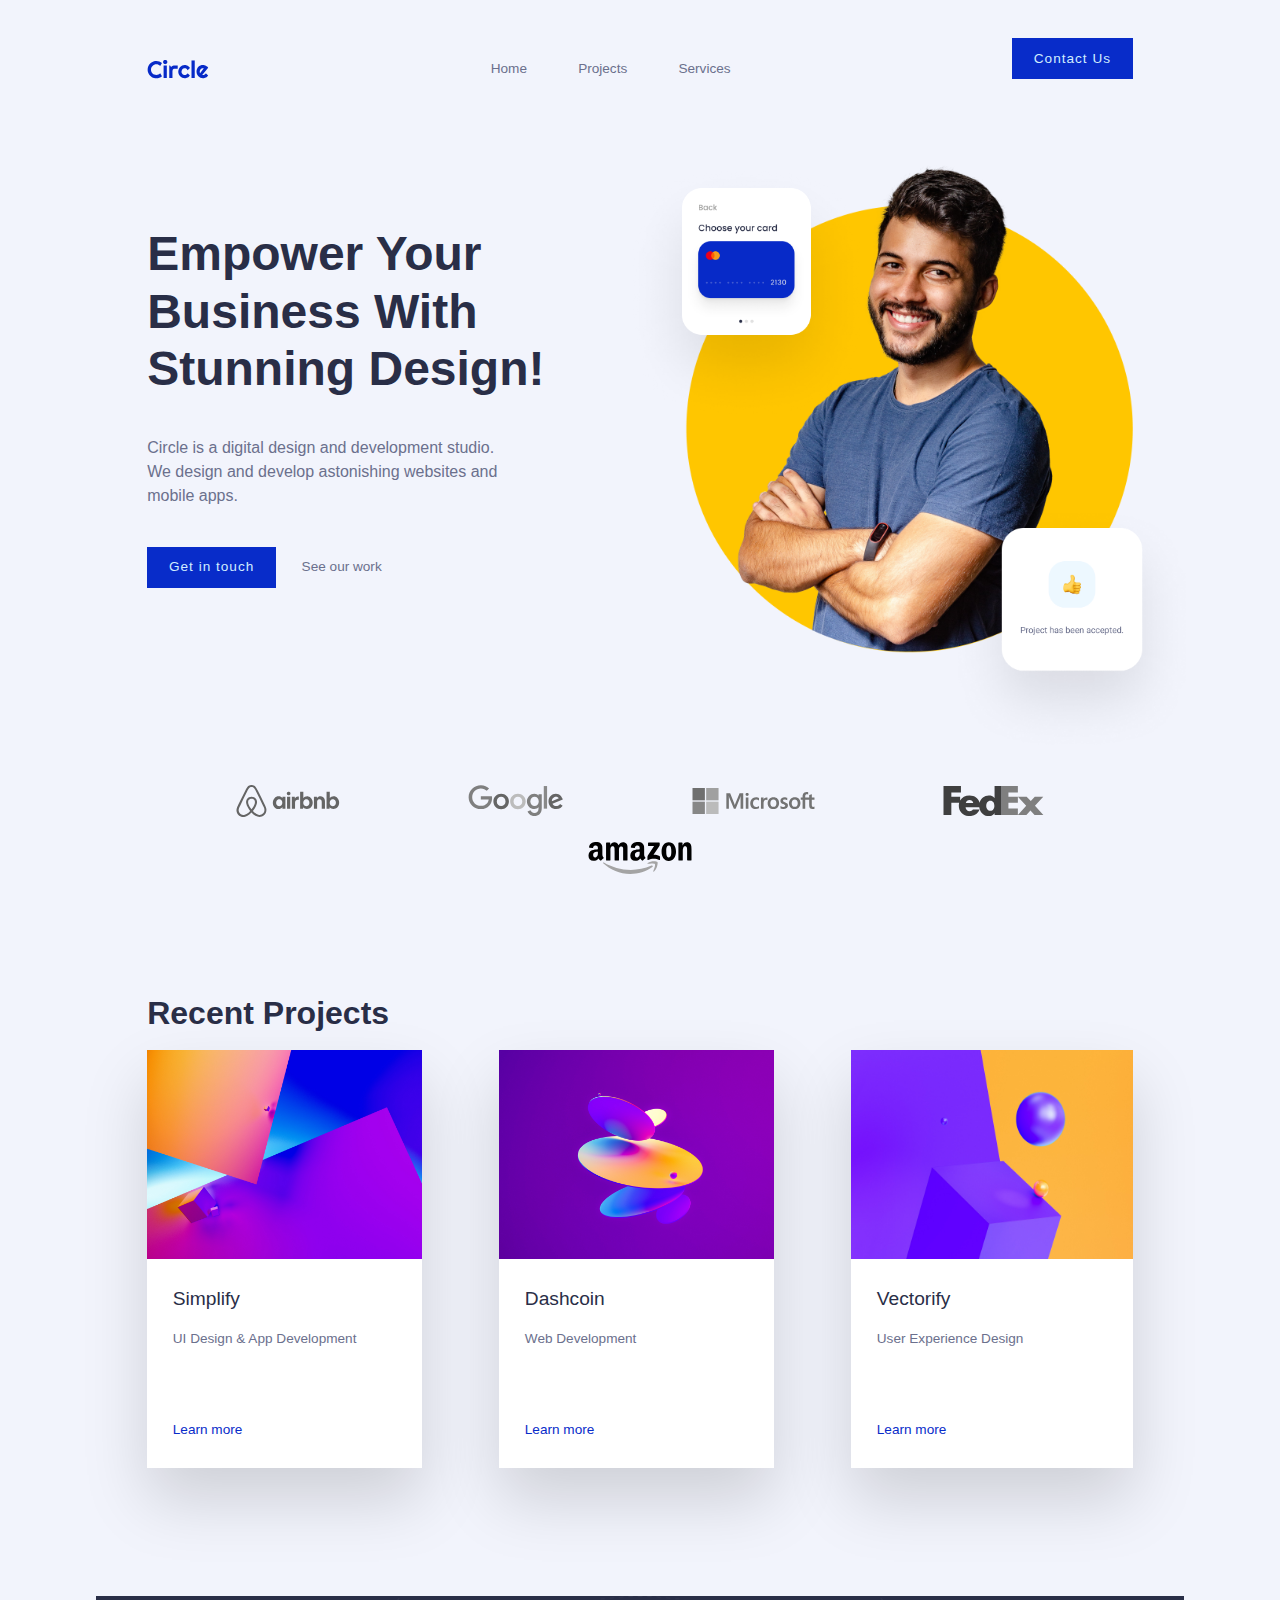
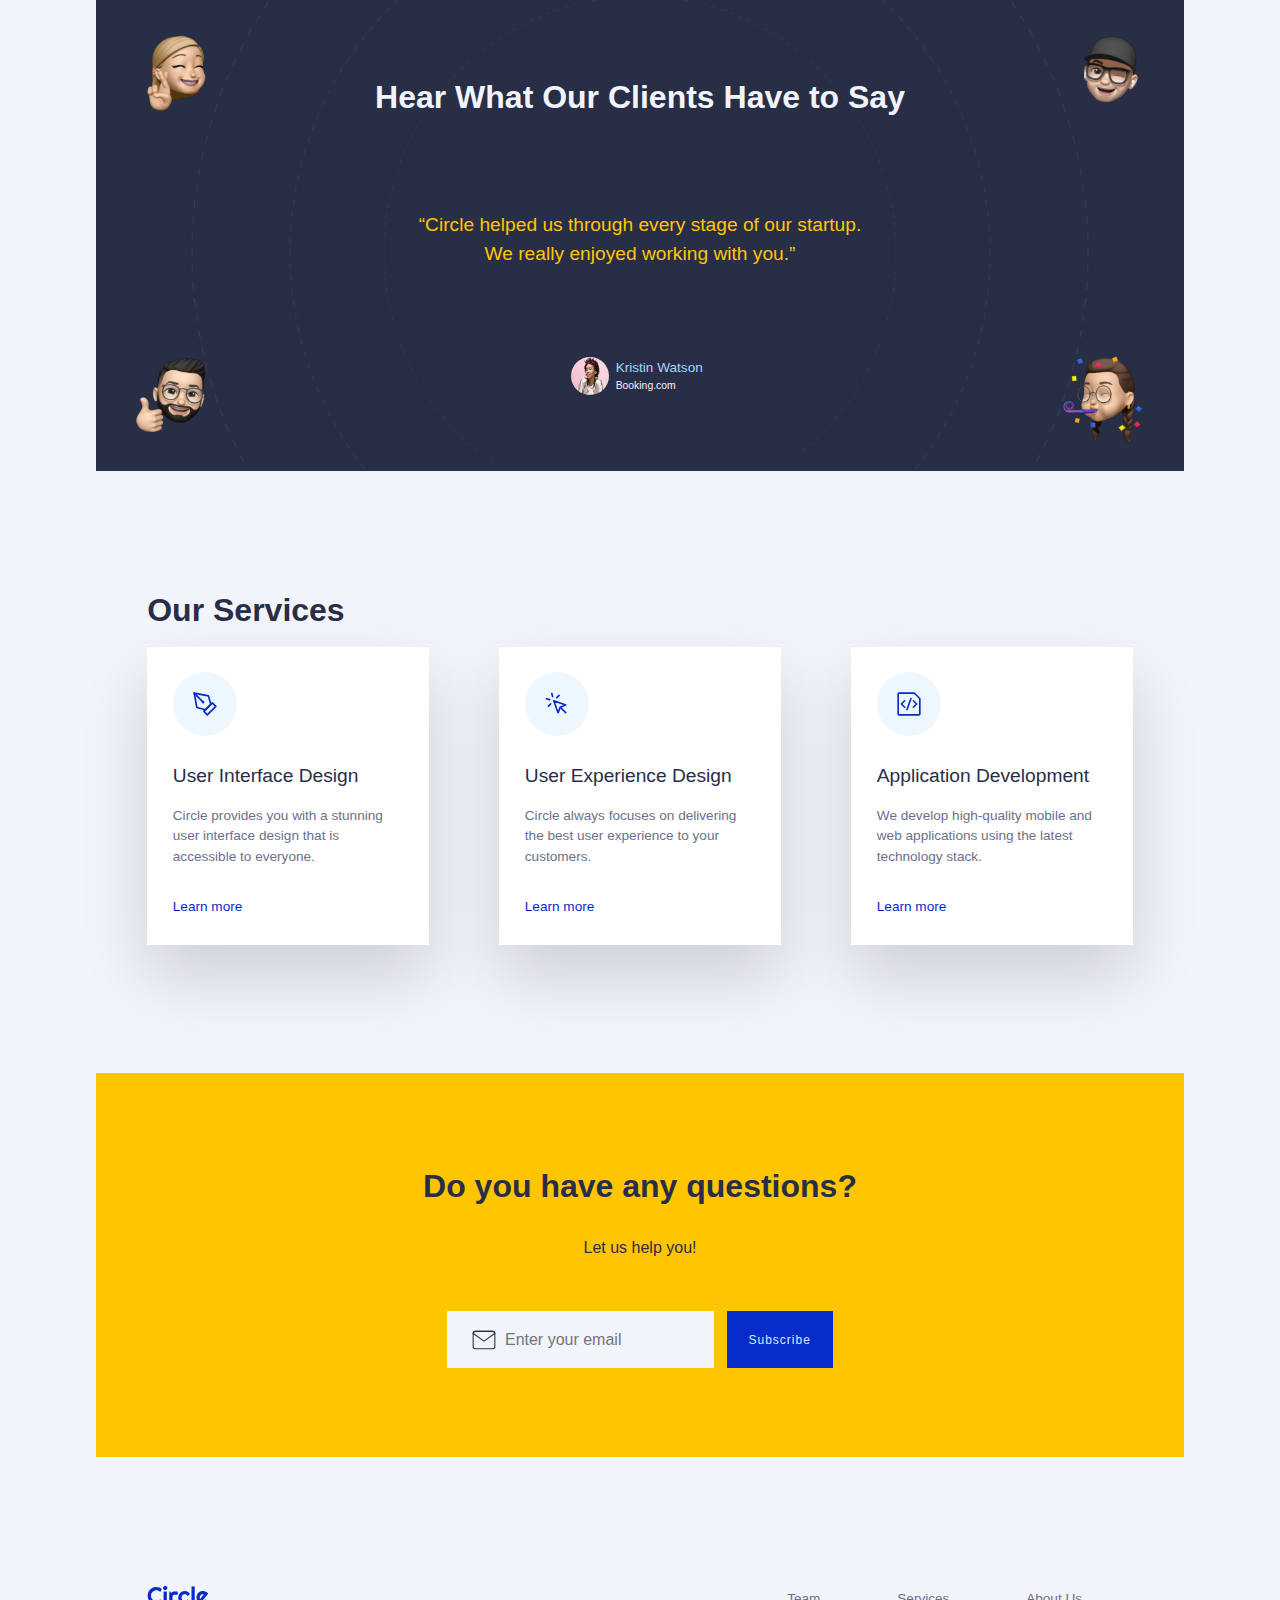
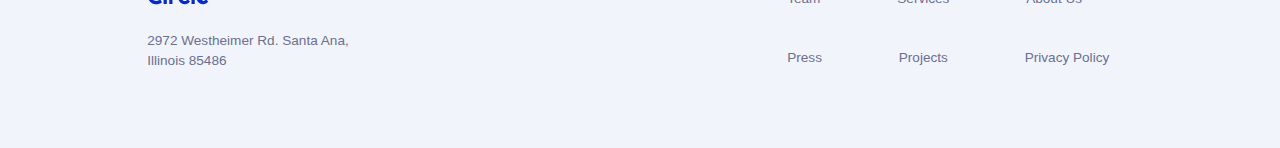
<file: index.html>
<!DOCTYPE html>
<html lang="en">
  <head>
    <meta charset="UTF-8" />
    <meta name="viewport" content="width=device-width, initial-scale=1.0" />
    <meta name="description" content="" />
    <link rel="stylesheet" type="text/css" href="css/index.css" />
    <title>Circle - Empower your business with stunning design!</title>
  </head>

  <body>
    <header>
      <div class="container split">
        <div class="logo">
          <img
            src="project-assets/logos/circle.svg"
            alt="logo"
            class="circle-logo"
          />
        </div>

        <button class="mobile-nav-toggle" data-toggle-icon="false"></button>

        <nav class="primary-nav" data-visible="false">
          <ul>
            <li><a href="/index.html">Home</a></li>
            <li><a id="main-project" href="">Projects</a></li>
            <li><a href="#">Services</a></li>
          </ul>
        </nav>
        <a class="btn" href="/contact.html">Contact Us</a>
      </div>
    </header>

    <main>
      <section class="hero-section">
        <div class="container">
          <div class="hero-content split">
            <h1>Empower Your Business With Stunning Design!</h1>
            <p>
              Circle is a digital design and development studio. We design and
              develop astonishing websites and mobile apps.
            </p>
            <div class="links-group">
              <a class="btn" href="/contact.html">Get in touch</a>
              <a class="link" href="/project.html">See our work</a>
            </div>
          </div>
          <div class="hero-image">
            <img
              src="project-assets/hero-section/hero-image.png"
              alt="hero-image"
            />

            <img
              src="project-assets/hero-section/card-1.png"
              alt="hero-card1"
              class="card hero-card1"
            />

            <img
              src="project-assets/hero-section/card-2.png"
              alt="hero-card2"
              class="card hero-card2"
            />
          </div>
        </div>
      </section>

      <section class="client-section">
        <div class="container">
          <img
            class="client-img"
            src="project-assets/logos/airbnb-logo.svg"
            alt="airbnb-logo"
          />
          <img
            class="client-img"
            src="project-assets/logos/google-logo.svg"
            alt="google-logo"
          />
          <img
            class="client-img"
            src="project-assets/logos/microsoft-logo.svg"
            alt="microsoft-logo"
          />
          <img
            class="client-img"
            src="project-assets/logos/fedex-logo.svg"
            alt="fedex-logo"
          />
          <img
            class="client-img"
            src="project-assets/logos/amazon-logo.svg"
            alt="amazon-logo"
          />
        </div>
      </section>

      <section class="projects-section">
        <div class="grid-container">
          <h3>Recent Projects</h3>

          <article class="projects-card">
            <img
              src="/project-assets/projects-section/1.jpg"
              alt=""
              class="projects-card__img"
            />
            <div class="projects-card__content">
              <h4>Simplify</h4>
              <p>UI Design & App Development</p>
              <a id="simplify" href="" class="learn-more-link">Learn more</a>
            </div>
          </article>
          <article class="projects-card">
            <img
              src="/project-assets/projects-section/2.jpg"
              alt=""
              class="projects-card__img"
            />
            <div class="projects-card__content">
              <h4>Dashcoin</h4>
              <p>Web Development</p>
              <a id="dashcoin" href="" class="learn-more-link">Learn more</a>
            </div>
          </article>
          <article class="projects-card">
            <img
              src="/project-assets/projects-section/3.jpg"
              alt=""
              class="projects-card__img"
            />
            <div class="projects-card__content">
              <h4>Vectorify</h4>
              <p>User Experience Design</p>
              <a id="vectorify" href="" class="learn-more-link">Learn more</a>
            </div>
          </article>
        </div>
      </section>

      <section class="testimonial-section">
        <div class="container">
          <div class="emojis emoji-1">
            <img
              src="/project-assets/testimonial-section/memoji-1.png"
              alt=""
              class="memoji1"
            />
          </div>
          <div class="emojis emoji-2">
            <img
              src="/project-assets/testimonial-section/memoji-2.png"
              alt=""
              class="memoji2"
            />
          </div>
          <div class="emojis emoji-3">
            <img
              src="/project-assets/testimonial-section/memoji-3.png"
              alt=""
              class="memoji3"
            />
          </div>
          <div class="emojis emoji-4">
            <img
              src="/project-assets/testimonial-section/memoji-4.png"
              alt=""
              class="memoji4"
            />
          </div>
          <div class="testimonial-content split">
            <h3>Hear What Our Clients Have to Say</h3>
            <h4 class="testimonial-accent">
              “Circle helped us through every stage of our startup.<br> We really
              enjoyed working with you.”
            </h4>
            <div class="client-card">
              <img
                src="/project-assets/testimonial-section/profile.png"
                alt="profile photo"
              />
              <div class="client-card-info">
                <p class="client-card-title">Kristin Watson</p>
                <p class="client-card-subtitle">Booking.com</p>
              </div>
            </div>
          </div>
        </div>
      </section>

      <section class="services-section">
        <div class="grid-container">
          <h3>Our Services</h3>
            <article class="services-card">
              <div class="services-card__bg">
                  <img
                    src="project-assets/services-section/icons/1.svg"
                    alt="icon1"
                    class="services-card__img"
                  />
              </div>
              <div class="services-card__content">
                  <h4>User Interface Design</h4>
                  <p class="services-card-text">
                    Circle provides you with a stunning user interface design that
                    is accessible to everyone.
                  </p>
                  <a href="#" class="learn-more-link">Learn more</a>
              </div>
            </article>
            <article class="services-card">
              <div class="services-card__bg">
                  <img
                    src="project-assets/services-section/icons/2.svg"
                    alt="icon2"
                    class="services-card__img"
                  />
              </div>
              <div class="services-card__content">
                  <h4>User Experience Design</h4>
                  <p class="services-card-text">
                    Circle always focuses on delivering the best user experience to
                    your customers.
                  </p>
                  <a href="#" class="learn-more-link">Learn more</a>
              </div>
            </article>
            <article class="services-card">
              <div class="services-card__bg">
                  <img
                    src="project-assets/services-section/icons/3.svg"
                    alt="icon3"
                    class="services-card__img"
                  />
              </div>
              <div class="services-card__content">
                  <h4>Application Development</h4>
                  <p class="services-card-text">
                    We develop high-quality mobile and web applications using the
                    latest technology stack.
                  </p>
                  <a href="#" class="learn-more-link">Learn more</a>
              </div>
            </article>
          </div>
        </div>
      </section>

      <section class="cta-section">
        <div class="container">
          <h3>Do you have any questions?</h3>
          <p>Let us help you!</p>
          
          <div class="email-field">
              <input
                type="text"
                id="email"
                name="email"
                required
                minlength="4"
                placeholder="Enter your email"
              />
              <button class="btn subscribe">Subscribe</button>
          </div>
        </div>
      </section>
    </main>

    <footer>
      <div class="container">
        <div class="logo">
          <img src="project-assets/logos/circle.svg" alt="circle-logo" />
          <p>2972 Westheimer Rd. Santa Ana,<br> Illinois 85486</p>
        </div>
        <nav class="secondary-nav">
          <ul>
            <li><a href="">Team</a></li>
            <li><a href="">Services</a></li>
            <li><a href="">About Us</a></li>
            <li><a href="">Press</a></li>
            <li><a id="main-project" href="">Projects</a></li>
            <li><a href="">Privacy Policy</a></li>
          </ul>
        </nav>
      </div>
    </footer>
    <script src="src/index.js"></script>
    <script src="src/nav.js" defer></script>
  </body>
</html>
</file>
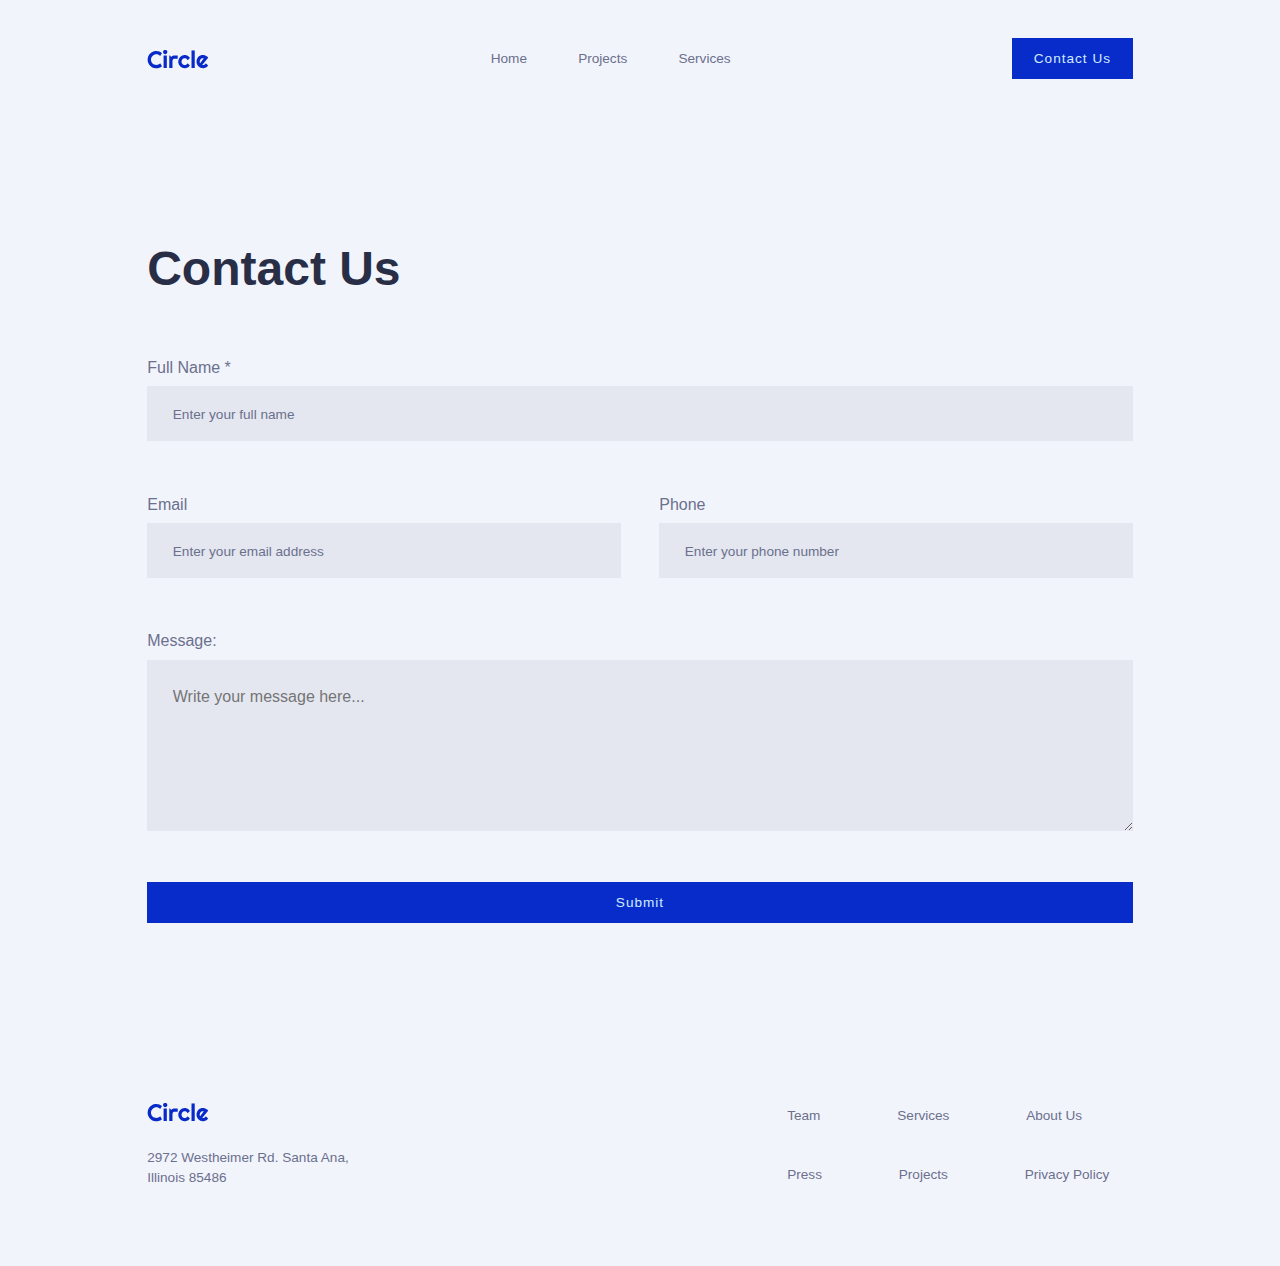
<file: contact.html>
<!DOCTYPE html>
<html lang="en">
  <head>
    <meta charset="UTF-8" />
    <meta name="viewport" content="width=device-width, initial-scale=1.0" />
    <meta name="description" content="" />
    <link rel="stylesheet" type="text/css" href="css/contact.css" />
    <title>Circle - Contact Us</title>
  </head>

  <body>
    <header>
      <div class="container split">
        <div class="logo">
          <img
            src="project-assets/logos/circle.svg"
            alt="logo"
            class="circle-logo"
          />
        </div>
        
        <button class="mobile-nav-toggle" data-toggle-icon="false"></button>

        <nav class="primary-nav" data-visible="false">
          <ul>
            <li><a href="/index.html">Home</a></li>
            <li><a href="/project.html">Projects</a></li>
            <li><a href="#">Services</a></li>
          </ul>
        </nav>
        <a class="btn" href="/contact.html">Contact Us</a>
      </div>
    </header>

    <main>
      <section class="contact-section">
        <div class="container">
          <h1 class="contact-header">Contact Us</h1>
          <div class="contact-form">
            <form
              id="contact-form-id"
              class="split"
              action="/"
              method="get"
              novalidate
            >
              <div class="form-group">
                <label for="fullName">Full Name *</label>
                <div id="fullname-container">
                  <input
                    type="text"
                    id="fullName"
                    name="fullName"
                    placeholder="Enter your full name"
                    required
                  />
                </div>
              </div>

              <div class="form-group inline-labels">
                <div class="form-couple">
                  <label for="email">Email</label>
                  <div id="email-container">
                    <input
                      type="email"
                      id="email"
                      name="email"
                      placeholder="Enter your email address"
                    />
                  </div>
                </div>

                <div class="form-couple">
                  <label for="phone">Phone</label>
                  <input
                    type="tel"
                    id="phone"
                    name="phone"
                    placeholder="Enter your phone number"
                  />
                </div>
              </div>

              <div class="form-group">
                <label for="message">Message:</label>
                <textarea
                  id="message"
                  name="message"
                  rows="6"
                  placeholder="Write your message here..."
                ></textarea>
              </div>

              <button id="submit" class="btn" type="submit">Submit</button>
            </form>
          </div>
        </div>
      </section>
    </main>

    <footer>
      <div class="container">
        <div class="logo">
          <img src="project-assets/logos/circle.svg" alt="circle-logo" />
          <p>
            2972 Westheimer Rd. Santa Ana,<br />
            Illinois 85486
          </p>
        </div>
        <nav class="secondary-nav">
          <ul>
            <li><a href="">Team</a></li>
            <li><a href="">Services</a></li>
            <li><a href="">About Us</a></li>
            <li><a href="">Press</a></li>
            <li><a href="/project.html">Projects</a></li>
            <li><a href="">Privacy Policy</a></li>
          </ul>
        </nav>
      </div>
    </footer>
    <script src="/src/contact.js"></script>
    <script src="/src/nav.js" defer></script>
  </body>
</html>
</file>
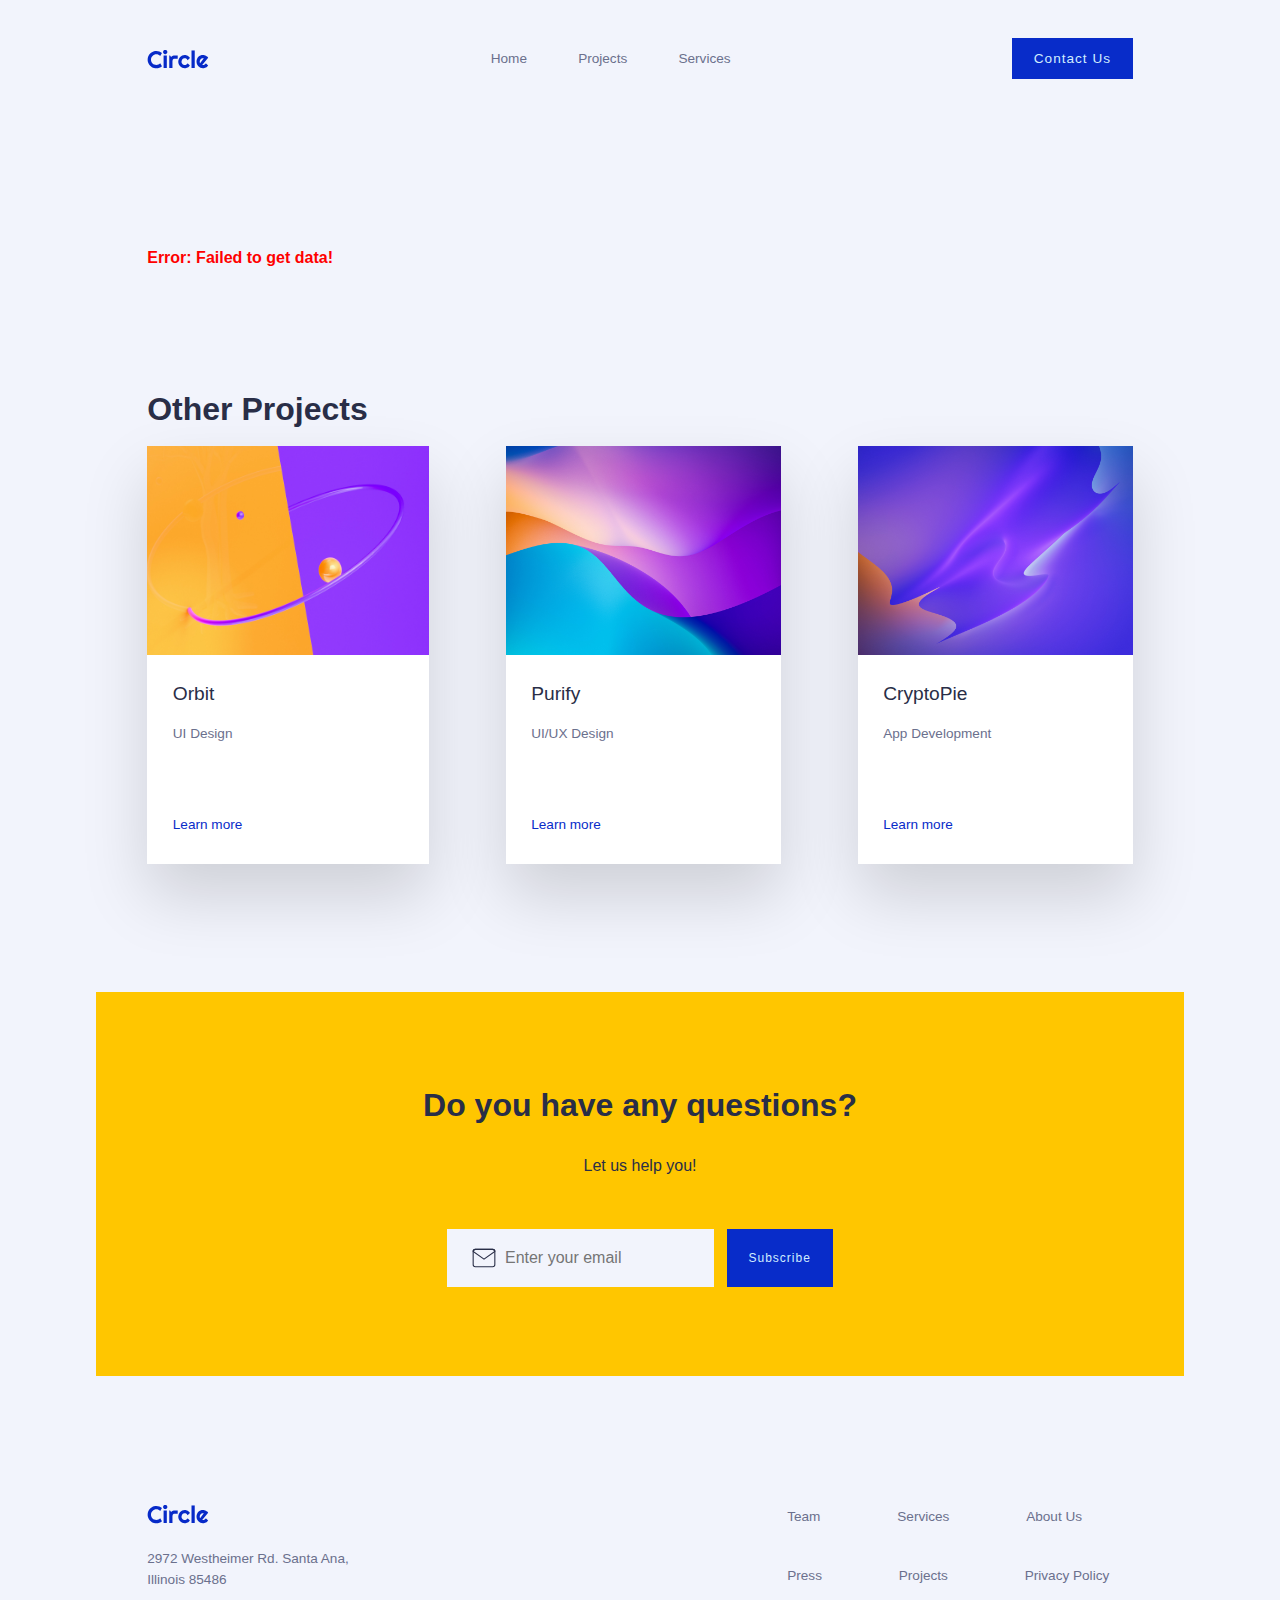
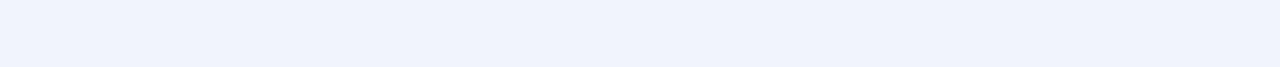
<file: project.html>
<!DOCTYPE html>
<html lang="en">
  <head>
    <meta charset="UTF-8" />
    <meta name="viewport" content="width=device-width, initial-scale=1.0" />
    <meta name="description" content="" />
    <link rel="stylesheet" type="text/css" href="/css/project.css" />
    <title>Circle - Projects</title>
  </head>
  <body>
    <header>
      <div class="container split">
        <div class="logo">
          <img
            src="project-assets/logos/circle.svg"
            alt="logo"
            class="circle-logo"
          />
        </div>

        <button class="mobile-nav-toggle" data-toggle-icon="false"></button>

        <nav class="primary-nav" data-visible="false">
          <ul>
            <li><a href="/index.html">Home</a></li>
            <li><a id="main-project" href="">Projects</a></li>
            <li><a href="#">Services</a></li>
          </ul>
        </nav>
        <a class="btn" href="/contact.html">Contact Us</a>
      </div>
    </header>

    <main>
      <section class="head-project-section split">
        <article class="container split"></article>
      </section>

      <section class="projects-section">
        <div class="grid-container">
          <h3>Other Projects</h3>

          <article class="projects-card">
            <img
              src="/project-assets/projects-section/4.jpg"
              alt=""
              class="projects-card__img"
            />
            <div class="projects-card__content">
              <h4>Orbit</h4>
              <p>UI Design</p>
              <a href="#" class="learn-more-link">Learn more</a>
            </div>
          </article>
          <article class="projects-card">
            <img
              src="/project-assets/projects-section/5.jpg"
              alt=""
              class="projects-card__img"
            />
            <div class="projects-card__content">
              <h4>Purify</h4>
              <p>UI/UX Design</p>
              <a href="#" class="learn-more-link">Learn more</a>
            </div>
          </article>
          <article class="projects-card">
            <img
              src="/project-assets/projects-section/6.jpg"
              alt=""
              class="projects-card__img"
            />
            <div class="projects-card__content">
              <h4>CryptoPie</h4>
              <p>App Development</p>
              <a href="#" class="learn-more-link">Learn more</a>
            </div>
          </article>
        </div>
      </section>

      <section class="cta-section">
        <div class="container">
          <h3>Do you have any questions?</h3>
          <p>Let us help you!</p>

          <div class="email-field">
            <input
              type="text"
              id="email"
              name="email"
              required
              minlength="4"
              placeholder="Enter your email"
            />
            <button class="btn subscribe">Subscribe</button>
          </div>
        </div>
      </section>
    </main>
    <footer>
      <div class="container">
        <div class="logo">
          <img src="project-assets/logos/circle.svg" alt="circle-logo" />
          <p>
            2972 Westheimer Rd. Santa Ana,<br />
            Illinois 85486
          </p>
        </div>
        <nav class="secondary-nav">
          <ul>
            <li><a href="">Team</a></li>
            <li><a href="">Services</a></li>
            <li><a href="">About Us</a></li>
            <li><a href="">Press</a></li>
            <li><a id="main-project" href="">Projects</a></li>
            <li><a href="">Privacy Policy</a></li>
          </ul>
        </nav>
      </div>
    </footer>
    <script src="/src/project.js"></script>
    <script src="/src/nav.js" defer></script>
  </body>
</html>
</file>
<file: css/index.css>
/*
  1. Use a more-intuitive box-sizing model.
*/
*,
*::before,
*::after {
  box-sizing: border-box;
}
/*
    2. Remove default margin
  */
* {
  margin: 0;
}
/*
    Typographic tweaks!
    3. Add accessible line-height
    4. Improve text rendering
  */
body {
  line-height: 1.5;
  -webkit-font-smoothing: antialiased;
  overflow-x: hidden;
}
/*
    5. Improve media defaults
  */
img,
picture,
video,
canvas,
svg {
  display: block;
  max-width: 100%;
}
/*
    6. Remove built-in form typography styles
  */
input,
button,
textarea,
select {
  font: inherit;
}
/*
    7. Avoid text overflows
  */
p,
h1,
h2,
h3,
h4,
h5,
h6 {
  overflow-wrap: break-word;
}
/*
    8. Create a root stacking context
  */
#root,
#__next {
  isolation: isolate;
}

a:visited,
a:active {
  color: none;
  background-color: none;
}

:root {
  --font-family: "Roboto", sans-serif;

  --fs-100-caption2--13r: 0.8125rem;
  --fs-200-caption1--15r: 0.9375rem;
  --fs-300-headline--17rm: 1.0625rem;
  --fs-400-body--20r: 1.25rem;
  --fs-500-body-h4--24mb: 1.5rem;
  --fs-700-h3--40b: 2.5rem;
  --fs-800-h2--50b: 3.125rem;
  --fs-900-h1--60b: 3.75rem;

  --fw-regular: 400;
  --fw-medium: 500;
  --fw-bold: 700;

  --clr-primary-tapped: #d1edff;
  --clr-primary-hover: #a2d6f9;
  --clr-primary-accent: #43d2ff;
  --clr-primary-default: #082cc9;

  --clr-neutral-lightblue: #ecf7ff;
  --clr-neutral-light: #f2f4fc;
  --clr-neutral-medium: #6b708d;
  --clr-neutral-dark: #292e47;

  --clr-secondary: #ffc600;
}

html {
  font-size: 80%;
}

body {
  font-family: var(--font-family);
  color: var(--clr-neutral-medium);
  background-color: var(--clr-neutral-light, #f4f6fc);
  font-size: var(--fs-400-body--20r);
  font-weight: var(--fw-regular);
  line-height: 1.5;
}

h1 {
  font-size: var(--fs-900-h1--60b);
  font-weight: var(--fw-bold);
}

h2 {
  font-size: var(--fs-800-h2--50b);
  font-weight: var(--fw-bold);
}

h3 {
  font-size: var(--fs-700-h3--40b);
  font-weight: var(--fw-bold);
}

h4 {
  font-size: var(--fs-500-body-h4--24mb);
  font-weight: var(--fw-bold);
}

.container {
  width: min(90rem, 77%);
  display: flex;
  justify-content: center;
  align-items: center;
  flex-wrap: wrap;
  margin: 0 auto;
}

.split > * + * {
  margin: 3rem 0 0 0;
}

.link {
  text-decoration: none;
  font-size: var(--fs-300-headline--17rm);
  font-weight: var(--fw-medium);
  color: var(--clr-neutral-medium);
}

.link:hover,
link:focus {
  text-decoration: underline;
}

.learn-more-link {
  position: absolute;
  font-weight: var(--fw-regular);
  color: var(--clr-primary-default);
  font-size: var(--fs-300-headline--17rm);
  text-decoration: none;
  bottom: 1rem;
}

.learn-more-link:hover {
  text-decoration: underline;
}

header > .container {
  justify-content: space-between;
  align-items: flex-end;
}

header .logo {
  margin-top: 3rem;
}

.btn {
  color: var(--clr-primary-tapped);
  background-color: var(--clr-primary-default);
  text-align: center;
  font-size: var(--fs-300-headline--17rm);
  padding: 0.8rem 1.7rem;
  font-weight: var(--fw-medium);
  border: none;
  text-decoration: none;
  letter-spacing: 1px;
  flex-shrink: 0;
  cursor: pointer;
  transition: background-color 0.5s ease;
}

.btn:hover {
  background-color: hsla(229, 92%, 25%);
}

.primary-nav {
  display: flex;
  justify-content: center;
  align-items: center;
  flex-wrap: wrap;
  font-size: var(--fs-300-headline--17rm);
  font-weight: var(--fw-medium);
}

.primary-nav ul {
  display: flex;
  list-style: none;
  padding: 0;
  gap: 4rem;
}
.primary-nav li {
  position: relative;
  cursor: pointer;
}
.primary-nav a {
  text-decoration: none;
  color: var(--clr-neutral-medium);
}

.primary-nav a:hover {
  color: var(--clr-primary-default);
}

.primary-nav li:hover {
  text-shadow: 1px 0px 0px var(--clr-primary-default);
}

@media (min-width: 501px) {
  .primary-nav li::before {
    content: "";
    position: absolute;
    left: 0;
    right: 0;
    bottom: -1px;
    height: 3px;
    background-color: var(--clr-primary-default);
    border-radius: 3px;
    transform: scaleX(0);
    transition: transform 0.3s;
  }

  .primary-nav li:hover::before {
    transform: scaleX(1);
  }
}

.mobile-nav-toggle {
  display: none;
}

@media (max-width: 500px) {
  .primary-nav {
    display: flex;
    align-items: flex-start;
    justify-content: flex-start;
    position: fixed;
    inset: -3rem 0 0 30%;
    background-color: hsla(230, 27%, 22%, 0.95);
    z-index: 800;
    padding: 10rem 4em;
    transform: translateX(100%);
    transition: transform 350ms ease-in-out;
  }

  .primary-nav[data-visible="true"] {
    transform: translateX(0%);
  }

  .primary-nav + .btn {
    display: block;
    position: fixed;
    bottom: 10%;
    right: 10%;
    z-index: 900;
    width: 50%;
    font-size: var(--fs-400-body--20r);
    padding-block: 1.5rem;
    transform: translateX(150%);
    transition: transform 350ms ease-in-out;
  }

  .primary-nav[data-visible="true"] + .btn {
    transform: translateX(0%);
  }

  .primary-nav ul {
    flex-direction: column;
  }

  .primary-nav a {
    color: var(--clr-neutral-light);
  }

  .mobile-nav-toggle {
    position: absolute;
    display: block;
    width: 2.5rem;
    aspect-ratio: 1;
    top: -0.5rem;
    right: 3rem;
    z-index: 9999;
    mask-image: url("/project-assets/nav/menu-open.svg");
    mask-repeat: no-repeat;
    mask-size: cover;
    mask-position: center;
    background-color: black;
    border: none;
    -webkit-mask-image: url("/project-assets/nav/menu-open.svg");
    -webkit-mask-repeat: no-repeat;
    -webkit-mask-size: cover;
    -webkit-mask-position: center;
  }

  .mobile-nav-toggle[data-toggle-icon="true"] {
    mask-image: url("/project-assets/nav/menu-close.svg");
    mask-repeat: no-repeat;
    mask-size: cover;
    mask-position: center;
    background-color: white;
    -webkit-mask-image: url("/project-assets/nav/menu-close.svg");
    -webkit-mask-repeat: no-repeat;
    -webkit-mask-size: cover;
    -webkit-mask-position: center;
  }

  .disable-animation * {
    animation: none !important;
    transition: none !important;
  }
}

@supports (backdrop-filter: blur(4rem)) {
  @media (max-width: 500px) {
    .primary-nav {
      background-color: hsla(230, 27%, 22%, 0.5);
      font-size: var(--fs-500-body-h4--24mb);
    }
    .primary-nav::before {
      content: "";
      position: absolute;
      inset: 0;
      backdrop-filter: blur(2rem);
      z-index: -1;
    }
  }
}

.hero-section {
  display: flex;
  justify-content: center;
  align-items: center;
  margin-block: 6rem;
}

.hero-content {
  flex: 1;
  width: 50%;
  color: var(--clr-neutral-dark);
}

.hero-content h1 {
  line-height: 1.2;
  width: 16ch;
  font-size: clamp(2rem, 4vw, var(--fs-900-h1--60b));
}

.hero-content p {
  width: clamp(32ch, 45vw - 12ch, 42ch);
  color: var(--clr-neutral-medium);
}

.links-group {
  display: flex;
  align-items: center;
  gap: 2rem;
}

.hero-image {
  width: 50rem;
  height: auto;
  position: relative;
}

.card {
  position: absolute;
  width: 26rem;
  height: auto;
}

.hero-card1 {
  top: 0;
  left: -15%;
}

.hero-card2 {
  bottom: -15%;
  right: -10%;
}

.client-section {
  display: flex;
  justify-content: center;
  align-items: baseline;
  padding-block: 4rem;
}

.client-section .container {
  column-gap: 10rem;
  row-gap: 2rem;
  justify-content: center;
}

.client-img {
  filter: grayscale(1);
}

.grid-container {
  display: grid;
  width: min(90rem, 77%);
  margin: 0 auto;
  justify-content: space-between;
  align-items: center;
}

.grid-container h3 {
  grid-column: 3 span;
}

.grid-container article {
  width: 100%;
  margin-block-end: 2rem;
}

@media screen and (max-width: 1150px) {
  .grid-container h3 {
    grid-column: 2 span;
  }
}

@media screen and (max-width: 768px) {
  .grid-container {
    justify-content: center;
  }

  .grid-container h3 {
    grid-column: 1;
  }
}

.grid-container h3 {
  color: var(--clr-neutral-dark);
  margin-block: 1rem;
}

.projects-section {
  margin-block: 4rem;
}

.projects-card h4 {
  font-size: var(--fs-500-body-h4--24mb);
  color: var(--clr-neutral-dark);
  font-weight: var(--fw-medium);
}

.projects-card p {
  font-size: var(--fs-300-headline--17rm);
  color: var(--clr-neutral-medium);
}

.projects-card__img {
  width: 100%;
  height: auto;
  object-fit: fill;
}

.projects-card__content > h4 {
  font-weight: var(--fw-medium);
  font-size: var(--fs-500-body-h4--24mb);
  color: var(--clr-neutral-dark);
}

.projects-card__content > p {
  font-weight: var(--fw-medium);
  font-size: var(--fs-300-headline--17rm);
  color: var(--clr-neutral-medium);
}

.projects-card__content > * {
  padding-bottom: 1.2rem;
}

.projects-card__content {
  position: relative;
}

.projects-card__content {
  padding: 2rem;
}

.projects-card__content {
  padding: 2rem;
}

.projects-card__img:last-of-type {
  height: 16.335rem;
}

.projects-card {
  background-color: white;
  box-shadow: 0px 2.5rem 4.8rem 0px rgba(0, 0, 0, 0.15);
  max-width: 22rem;
}

.projects-card__content {
  height: 16.335rem;
}

.testimonial-section {
  padding-block: 4rem;
}

.testimonial-section .container {
  width: max(90rem, 85%);
  background: url("../project-assets/");
  background-size: cover;
  padding-block: 4rem;
}

.testimonial-content h3 {
  color: var(--clr-neutral-light);
  font-weight: var(--fw-bold);
  font-size: clamp(1.2rem, 7vw, var(--fs-700-h3--40b));
  text-align: center;
  padding: 2rem 1rem;
}

.testimonial-accent {
  color: var(--clr-secondary);
  font-size: clamp(0.8rem, 5vw, var(--fs-500-body-h4--24mb));
  font-weight: var(--fw-medium);
  text-align: center;
  padding: 2rem 1rem;
}

.testimonial-section .container {
  width: min(100rem, 85%);
  background-color: var(--clr-neutral-dark);
  background-image: url("../project-assets/testimonial-section/orbit.png");
  background-size: cover;
  background-repeat: no-repeat;
  position: relative;
}

.client-card {
  text-align: center;
  display: flex;
  justify-content: center;
  align-items: center;
}

.client-card img {
  width: 3rem;
  height: 3rem;
  border-radius: 50%;
}

.client-card-info {
  padding: 2rem 0.5rem;
}

.client-card-title {
  color: var(--clr-primary-hover);
  font-size: var(--fs-300-headline--17rm);
  font-weight: var(--fw-regular);
  text-align: left;
}

.client-card-subtitle {
  color: var(--clr-neutral-light);
  font-size: var(--fs-100-caption2--13r);
  font-weight: var(--fw-regular);
  text-align: left;
}

.emojis {
  position: absolute;
  width: 8rem;
  aspect-ratio: 1;
}

.emoji-1 {
  top: 2rem;
  left: 2rem;
}

.emoji-2 {
  top: 2rem;
  right: 2rem;
}

.emoji-3 {
  bottom: 2rem;
  left: 2rem;
}

.emoji-4 {
  bottom: 2rem;
  right: 2rem;
}

.services-section {
  margin-block: 4rem;
}

.services-card h4 {
  font-size: var(--fs-500-body-h4--24mb);
  color: var(--clr-neutral-dark);
  font-weight: var(--fw-medium);
}

.services-card p {
  font-size: var(--fs-300-headline--17rm);
  color: var(--clr-neutral-medium);
}

.services-card__bg {
  width: 5rem;
  margin: 2rem 2rem 0 2rem;
  border-radius: 50%;
  background-color: var(--clr-neutral-lightblue);
  padding: 1.5rem;
}

.services-card__content > h4 {
  font-weight: var(--fw-medium);
  font-size: var(--fs-500-body-h4--24mb);
  color: var(--clr-neutral-dark);
}

.services-card__content > p {
  font-weight: var(--fw-medium);
  font-size: var(--fs-300-headline--17rm);
  color: var(--clr-neutral-medium);
}

.services-card__content > * {
  padding-bottom: 1.2rem;
}

.services-card__content {
  position: relative;
}

.services-card__content {
  padding: 2rem;
}

.services-card__content {
  padding: 2rem;
}

.services-card {
  background-color: white;
  box-shadow: 0px 2.5rem 4.8rem 0px rgba(0, 0, 0, 0.15);
  max-width: 22rem;
}

.services-card__content {
  height: 16.335rem;
}

.cta-section {
  padding-block: 4rem;
}

.cta-section .container {
  width: min(100rem, 85%);
  height: 30rem;
  background-color: var(--clr-secondary);
  padding-block: 1rem;
  flex-direction: column;
}

.cta-section h3 {
  color: var(--clr-neutral-dark);
  font-weight: var(--fw-bold);
  font-size: clamp(1rem, 5vw, var(--fs-700-h3--40b));
  text-align: center;
  padding: 2rem 1rem;
}

.cta-section p {
  color: var(--clr-neutral-dark);
  font-size: clamp(0.8rem, 4vw, var(--fs-400-body--20r));
  font-weight: var(--fw-regular);
  text-align: center;
  padding: 0 1rem 2rem;
}

.email-field {
  display: flex;
  padding: 2rem 1rem;
  justify-content: center;
  align-items: center;
  gap: 1rem;
}

input#email {
  height: 4.5rem;
  background: url(../project-assets/newsletter/icon/mail.svg) no-repeat scroll;
  padding-left: 4.5rem;
  background-position: 10% 50%;
  background-size: 2rem;
  background-color: var(--clr-neutral-light);
  border: none;
  resize: vertical;
}

.btn.subscribe {
  height: 4.5rem;
  font-size: var(--fs-200-caption1--15r);
}

footer {
  margin-block: 6rem;
}

footer .container {
  justify-content: space-between;
  row-gap: 3rem;
}

footer .logo img {
  margin-block-end: 2rem;
}

.logo p {
  color: var(--clr-neutral-medium);
  font-size: var(--fs-300-headline--17rm);
  font-weight: var(--fw-regular);
}

.secondary-nav {
  display: flex;
  justify-content: center;
  align-items: center;
  font-size: var(--fs-300-headline--17rm);
  font-weight: var(--fw-regular);
  width: 27rem;
}

.secondary-nav ul {
  display: flex;
  flex-wrap: wrap;
  list-style: none;
  padding: 0;
  column-gap: 6rem;
  row-gap: 3rem;
}
.secondary-nav li {
  position: relative;
  cursor: pointer;
}
.secondary-nav a {
  text-decoration: none;
  color: var(--clr-neutral-medium);
}

.secondary-nav a:hover {
  text-decoration: underline;
}

@media (max-width: 1390px) {
  .hero-image {
    width: 35rem;
  }

  .hero-card2 {
    bottom: -20%;
    right: -15%;
  }

  .card {
    width: 20rem;
  }
}

@media (max-width: 1137px) {
  .hero-image {
    width: 30rem;
  }

  .hero-card1 {
    top: 5%;
    left: -10%;
  }

  .hero-card2 {
    bottom: -15%;
    right: -10%;
  }

  .card {
    width: 15rem;
  }
}

@media (max-width: 928px) {
  .container,
  .grid-container,
  .testimonial-section .container,
  .cta-section .container {
    width: 90%;
  }

  .emojis {
    display: none;
  }
}

@media (max-width: 743px) {
  .card {
    display: none;
  }

  .hero-section {
    margin-block: 2rem;
  }

  .hero-content {
    width: 100%;
  }

  .hero-content h1 {
    width: 100%;
    text-align: center;
    text-wrap: balance;
  }

  .hero-content p {
    width: 100%;
    text-align: center;
    text-wrap: balance;
  }

  .hero-image {
    width: 80%;
  }

  .links-group {
    display: flex;
    align-items: center;
    justify-content: center;
    gap: 2rem;
    margin-bottom: 2.5rem;
  }

  .client-section {
    margin-block: 2rem;
  }

  .projects-section {
    margin-block: 2rem;
  }

  .testimonial-section .container {
    padding-block: 2rem;
  }

  .testimonial-section .split > * + * {
    padding: 1rem 1rem 0 1rem;
  }

  .client-card {
    padding: 1rem;
  }

  .testimonial-content h3 {
    padding: 1rem;
  }

  .testimonial-accent {
    padding: 1rem;
  }

  .cta-section .container {
    padding-block: 1rem;
    height: 15rem;
  }

  input#email {
    height: 2rem;
    font-size: var(--fs-100-caption2--13r);
    background-size: 1rem;
    padding-left: 2.5rem;
  }

  .btn.subscribe {
    height: 2rem;
    font-size: var(--fs-100-caption2--13r);
    padding: 0.5rem;
  }

  .cta-section h3 {
    padding-block: 0.5rem;
  }

  .cta-section p {
    padding-block: 0.5rem;
  }

  .email-field {
    padding-block: 0.5rem;
  }
}

@media (max-width: 550px) {
  .client-section {
    padding-block: 2rem;
  }
  .client-img {
    width: max(5rem, 15vw);
  }
  .client-section .container {
    column-gap: 3.5rem;
    row-gap: 1.5rem;
  }
}

@media (max-width: 350px) {
  .services-card__bg {
    margin: 0.5rem 0.5rem 0 0.5rem;
  }
  .services-card__content {
    padding: 0.5rem;
  }

  .email-field {
    display: flex;
    justify-content: center;
    align-items: center;
    flex-direction: column;
  }
}
</file>
<file: css/contact.css>
/*
  1. Use a more-intuitive box-sizing model.
*/
*,
*::before,
*::after {
  box-sizing: border-box;
}
/*
    2. Remove default margin
  */
* {
  margin: 0;
}
/*
    Typographic tweaks!
    3. Add accessible line-height
    4. Improve text rendering
  */
body {
  line-height: 1.5;
  -webkit-font-smoothing: antialiased;
}
/*
    5. Improve media defaults
  */
img,
picture,
video,
canvas,
svg {
  display: block;
  max-width: 100%;
}
/*
    6. Remove built-in form typography styles
  */
input,
button,
textarea,
select {
  font: inherit;
}
/*
    7. Avoid text overflows
  */
p,
h1,
h2,
h3,
h4,
h5,
h6 {
  overflow-wrap: break-word;
}
/*
    8. Create a root stacking context
  */
#root,
#__next {
  isolation: isolate;
}

a:visited,
a:active {
  color: none;
  background-color: none;
}

:root {
  --font-family: "Roboto", sans-serif;

  --fs-100-caption2--13r: 0.8125rem;
  --fs-200-caption1--15r: 0.9375rem;
  --fs-300-headline--17rm: 1.0625rem;
  --fs-400-body--20r: 1.25rem;
  --fs-500-body-h4--24mb: 1.5rem;
  --fs-700-h3--40b: 2.5rem;
  --fs-800-h2--50b: 3.125rem;
  --fs-900-h1--60b: 3.75rem;

  --fw-regular: 400;
  --fw-medium: 500;
  --fw-bold: 700;

  --clr-primary-tapped: #d1edff;
  --clr-primary-hover: #a2d6f9;
  --clr-primary-accent: #43d2ff;
  --clr-primary-default: #082cc9;

  --clr-neutral-lightblue: #ecf7ff;
  --clr-neutral-light: #f2f4fc;
  --clr-neutral-medium: #6b708d;
  --clr-neutral-dark: #292e47;

  --clr-secondary: #ffc600;
}

html {
  font-size: 80%;
}

body {
  font-family: var(--font-family);
  color: var(--clr-neutral-medium);
  background-color: var(--clr-neutral-light, #f4f6fc);
  font-size: var(--fs-400-body--20r);
  font-weight: var(--fw-regular);
  line-height: 1.5;
}

h1 {
  font-size: var(--fs-900-h1--60b);
  font-weight: var(--fw-bold);
}

h2 {
  font-size: var(--fs-800-h2--50b);
  font-weight: var(--fw-bold);
}

h3 {
  font-size: var(--fs-700-h3--40b);
  font-weight: var(--fw-bold);
}

h4 {
  font-size: var(--fs-500-body-h4--24mb);
  font-weight: var(--fw-bold);
}

.container {
  width: min(90rem, 77%);
  display: flex;
  justify-content: center;
  align-items: center;
  flex-wrap: wrap;
  margin: 0 auto;
}

.split > * + * {
  margin: 3rem 0 0 0;
}

.link {
  text-decoration: none;
  font-size: var(--fs-300-headline--17rm);
  font-weight: var(--fw-medium);
  color: var(--clr-neutral-medium);
}

.link:hover,
link:focus {
  text-decoration: underline;
}

.learn-more-link {
  position: absolute;
  font-weight: var(--fw-regular);
  color: var(--clr-primary-default);
  font-size: var(--fs-300-headline--17rm);
  text-decoration: none;
  bottom: 1rem;
}

.learn-more-link:hover {
  text-decoration: underline;
}

header > .container {
  justify-content: space-between;
  align-items: center;
}

header .logo {
  margin-top: 3rem;
}

.btn {
  color: var(--clr-primary-tapped);
  background-color: var(--clr-primary-default);
  text-align: center;
  font-size: var(--fs-300-headline--17rm);
  padding: 0.8rem 1.7rem;
  font-weight: var(--fw-medium);
  border: none;
  text-decoration: none;
  letter-spacing: 1px;
  flex-shrink: 0;
  cursor: pointer;
  transition: background-color 0.5s ease;
}

.btn:hover {
  background-color: hsla(229, 92%, 25%);
}

.primary-nav {
  display: flex;
  justify-content: center;
  align-items: center;
  flex-wrap: wrap;
  font-size: var(--fs-300-headline--17rm);
  font-weight: var(--fw-medium);
}

.primary-nav ul {
  display: flex;
  list-style: none;
  padding: 0;
  gap: 4rem;
}
.primary-nav li {
  position: relative;
  cursor: pointer;
}
.primary-nav a {
  text-decoration: none;
  color: var(--clr-neutral-medium);
}

.primary-nav a:hover {
  color: var(--clr-primary-default);
}

.primary-nav li:hover {
  text-shadow: 1px 0px 0px var(--clr-primary-default);
}

@media (min-width: 501px) {
  .primary-nav li::before {
    content: "";
    position: absolute;
    left: 0;
    right: 0;
    bottom: -1px;
    height: 3px;
    background-color: var(--clr-primary-default);
    border-radius: 3px;
    transform: scaleX(0);
    transition: transform 0.3s;
  }

  .primary-nav li:hover::before {
    transform: scaleX(1);
  }
}

.mobile-nav-toggle {
  display: none;
}

@media (max-width: 500px) {
  .primary-nav {
    display: flex;
    align-items: flex-start;
    justify-content: flex-start;
    position: fixed;
    inset: -3rem 0 0 30%;
    background-color: hsla(230, 27%, 22%, 0.95);
    z-index: 800;
    padding: 10rem 4em;
    transform: translateX(100%);
    transition: transform 350ms ease-in-out;
  }

  .primary-nav[data-visible="true"] {
    transform: translateX(0%);
  }

  .primary-nav + .btn {
    display: block;
    position: fixed;
    bottom: 10%;
    right: 10%;
    z-index: 900;
    width: 50%;
    font-size: var(--fs-400-body--20r);
    padding-block: 1.5rem;
    transform: translateX(150%);
    transition: transform 350ms ease-in-out;
  }

  .primary-nav[data-visible="true"] + .btn {
    transform: translateX(0%);
  }

  .primary-nav ul {
    flex-direction: column;
  }

  .primary-nav a {
    color: var(--clr-neutral-light);
  }

  .mobile-nav-toggle {
    position: absolute;
    display: block;
    width: 2.5rem;
    aspect-ratio: 1;
    top: -0.5rem;
    right: 3rem;
    z-index: 9999;
    mask-image: url("/project-assets/nav/menu-open.svg");
    mask-repeat: no-repeat;
    mask-size: cover;
    mask-position: center;
    background-color: black;
    border: none;
    -webkit-mask-image: url("/project-assets/nav/menu-open.svg");
    -webkit-mask-repeat: no-repeat;
    -webkit-mask-size: cover;
    -webkit-mask-position: center;
  }

  .mobile-nav-toggle[data-toggle-icon="true"] {
    mask-image: url("/project-assets/nav/menu-close.svg");
    mask-repeat: no-repeat;
    mask-size: cover;
    mask-position: center;
    background-color: white;
    -webkit-mask-image: url("/project-assets/nav/menu-close.svg");
    -webkit-mask-repeat: no-repeat;
    -webkit-mask-size: cover;
    -webkit-mask-position: center;
  }

  .disable-animation * {
    animation: none !important;
    transition: none !important;
  }
}

@supports (backdrop-filter: blur(4rem)) {
  @media (max-width: 500px) {
    .primary-nav {
      background-color: hsla(230, 27%, 22%, 0.5);
      font-size: var(--fs-500-body-h4--24mb);
    }
    .primary-nav::before {
      content: "";
      position: absolute;
      inset: 0;
      backdrop-filter: blur(2rem);
      z-index: -1;
    }
  }
}

.contact-section {
  padding-block: 8rem;
}

.contact-section > .container {
  display: block;
}

.contact-header {
  color: var(--clr-neutral-dark);
  font-size: clamp(3rem, 4vw, var(--fs-900-h1--60b));
  padding-block: 4rem;
}

.contact-form {
  width: 100%;
}

.form-group {
  display: flex;
  flex-direction: column;
  margin-bottom: 1rem;
}

.form-group label {
  margin-bottom: 0.5rem;
  color: var(--clr-neutral-medium);
  font-size: var(--fs-400-body--20r);
  font-weight: var(--fw-regular);
}

.form-group input,
.form-group textarea {
  border: none;
  background-color: hsla(231, 14%, 49%, 0.1);
  height: 4.3rem;
  padding-inline-start: 2rem;
  width: 100%;
}

.form-group textarea {
  height: auto;
  padding-block-start: 2rem;
}

.form-group input::placeholder {
  color: var(--clr-neutral-medium);
  font-size: var(--fs-300-headline--17rm);
  font-weight: var(--fw-regular);
}

.form-group.inline-labels {
  display: inline-flex;
  flex-direction: row;
  align-items: center;
  justify-content: flex-start;
  width: 100%;
}

.form-couple {
  flex-grow: 1;
}

.form-couple:last-of-type {
  margin-left: 3rem;
}

.form-couple > *,
.form-couple input {
  display: block;
  width: 100%;
}

.form-group.inline-labels label {
  margin-right: 10px;
}

.btn[type="submit"] {
  width: 100%;
}

.invalid {
  position: relative;
}

.invalid:focus-within {
  outline: 2px solid rgb(232, 37, 37);
  border-radius: 2px;
}

#fullname-container.invalid input:focus,
#email-container.invalid input:focus {
  outline: none;
}

.invalid::after {
  content: "Invalid field";
  position: absolute;
  bottom: -2rem;
  left: 0;
  color: rgb(232, 37, 37);
}

footer {
  margin-block: 6rem;
}

footer .container {
  justify-content: space-between;
  row-gap: 3rem;
}

footer .logo img {
  margin-block-end: 2rem;
}

.logo p {
  color: var(--clr-neutral-medium);
  font-size: var(--fs-300-headline--17rm);
  font-weight: var(--fw-regular);
}

.secondary-nav {
  display: flex;
  justify-content: center;
  align-items: center;
  font-size: var(--fs-300-headline--17rm);
  font-weight: var(--fw-regular);
  width: 27rem;
}

.secondary-nav ul {
  display: flex;
  flex-wrap: wrap;
  list-style: none;
  padding: 0;
  column-gap: 6rem;
  row-gap: 3rem;
}

.secondary-nav li {
  position: relative;
  cursor: pointer;
}

.secondary-nav a {
  text-decoration: none;
  color: var(--clr-neutral-medium);
}

.secondary-nav a:hover {
  text-decoration: underline;
}

@media (max-width: 928px) {
  .container {
    width: 90%;
  }
}
</file>
<file: css/project.css>
/*
  1. Use a more-intuitive box-sizing model.
*/
*,
*::before,
*::after {
  box-sizing: border-box;
}
/*
    2. Remove default margin
  */
* {
  margin: 0;
}
/*
    Typographic tweaks!
    3. Add accessible line-height
    4. Improve text rendering
  */
body {
  line-height: 1.5;
  -webkit-font-smoothing: antialiased;
}
/*
    5. Improve media defaults
  */
img,
picture,
video,
canvas,
svg {
  display: block;
  max-width: 100%;
}
/*
    6. Remove built-in form typography styles
  */
input,
button,
textarea,
select {
  font: inherit;
}
/*
    7. Avoid text overflows
  */
p,
h1,
h2,
h3,
h4,
h5,
h6 {
  overflow-wrap: break-word;
}
/*
    8. Create a root stacking context
  */
#root,
#__next {
  isolation: isolate;
}

a:visited,
a:active {
  color: none;
  background-color: none;
}

:root {
  --font-family: "Roboto", sans-serif;

  --fs-100-caption2--13r: 0.8125rem;
  --fs-200-caption1--15r: 0.9375rem;
  --fs-300-headline--17rm: 1.0625rem;
  --fs-400-body--20r: 1.25rem;
  --fs-500-body-h4--24mb: 1.5rem;
  --fs-700-h3--40b: 2.5rem;
  --fs-800-h2--50b: 3.125rem;
  --fs-900-h1--60b: 3.75rem;

  --fw-regular: 400;
  --fw-medium: 500;
  --fw-bold: 700;

  --clr-primary-tapped: #d1edff;
  --clr-primary-hover: #a2d6f9;
  --clr-primary-accent: #43d2ff;
  --clr-primary-default: #082cc9;

  --clr-neutral-lightblue: #ecf7ff;
  --clr-neutral-light: #f2f4fc;
  --clr-neutral-medium: #6b708d;
  --clr-neutral-dark: #292e47;

  --clr-secondary: #ffc600;
}

html {
  font-size: 80%;
}

body {
  font-family: var(--font-family);
  color: var(--clr-neutral-medium);
  background-color: var(--clr-neutral-light, #f4f6fc);
  font-size: var(--fs-400-body--20r);
  font-weight: var(--fw-regular);
  line-height: 1.5;
}

h1 {
  font-size: var(--fs-900-h1--60b);
  font-weight: var(--fw-bold);
}

h2 {
  font-size: var(--fs-800-h2--50b);
  font-weight: var(--fw-bold);
}

h3 {
  font-size: var(--fs-700-h3--40b);
  font-weight: var(--fw-bold);
}

h4 {
  font-size: var(--fs-500-body-h4--24mb);
  font-weight: var(--fw-bold);
}

.container {
  width: min(90rem, 77%);
  display: flex;
  justify-content: center;
  align-items: center;
  flex-wrap: wrap;
  margin: 0 auto;
}

.split > * + * {
  margin: 3rem 0 0 0;
}

.link {
  text-decoration: none;
  font-size: var(--fs-300-headline--17rm);
  font-weight: var(--fw-medium);
  color: var(--clr-neutral-medium);
}

.link:hover,
link:focus {
  text-decoration: underline;
}

.learn-more-link {
  position: absolute;
  font-weight: var(--fw-regular);
  color: var(--clr-primary-default);
  font-size: var(--fs-300-headline--17rm);
  text-decoration: none;
  bottom: 1rem;
}

.learn-more-link:hover {
  text-decoration: underline;
}

.grid-container {
  display: grid;
  width: min(90rem, 77%);
  margin: 0 auto;
  justify-content: space-between;
  align-items: center;
}

.grid-container h3 {
  grid-column: 3 span;
}

.grid-container article {
  width: 100%;
  margin-block-end: 2rem;
}

@media screen and (max-width: 1150px) {
  .grid-container h3 {
    grid-column: 2 span;
  }
}

@media screen and (max-width: 768px) {
  .grid-container {
    justify-content: center;
  }

  .grid-container h3 {
    grid-column: 1;
  }
}

.grid-container h3 {
  color: var(--clr-neutral-dark);
  margin-block: 1rem;
}

header > .container {
  justify-content: space-between;
  align-items: center;
}

header .logo {
  margin-top: 3rem;
}

.btn {
  color: var(--clr-primary-tapped);
  background-color: var(--clr-primary-default);
  text-align: center;
  font-size: var(--fs-300-headline--17rm);
  padding: 0.8rem 1.7rem;
  font-weight: var(--fw-medium);
  border: none;
  text-decoration: none;
  letter-spacing: 1px;
  flex-shrink: 0;
  cursor: pointer;
  transition: background-color 0.5s ease;
}

.btn:hover {
  background-color: hsla(229, 92%, 25%);
}

.primary-nav {
  display: flex;
  justify-content: center;
  align-items: center;
  flex-wrap: wrap;
  font-size: var(--fs-300-headline--17rm);
  font-weight: var(--fw-medium);
}

.primary-nav ul {
  display: flex;
  list-style: none;
  padding: 0;
  gap: 4rem;
}
.primary-nav li {
  position: relative;
  cursor: pointer;
}
.primary-nav a {
  text-decoration: none;
  color: var(--clr-neutral-medium);
}

.primary-nav a:hover {
  color: var(--clr-primary-default);
}

.primary-nav li:hover {
  text-shadow: 1px 0px 0px var(--clr-primary-default);
}

@media (min-width: 501px) {
  .primary-nav li::before {
    content: "";
    position: absolute;
    left: 0;
    right: 0;
    bottom: -1px;
    height: 3px;
    background-color: var(--clr-primary-default);
    border-radius: 3px;
    transform: scaleX(0);
    transition: transform 0.3s;
  }

  .primary-nav li:hover::before {
    transform: scaleX(1);
  }
}

.mobile-nav-toggle {
  display: none;
}

@media (max-width: 500px) {
  .primary-nav {
    display: flex;
    align-items: flex-start;
    justify-content: flex-start;
    position: fixed;
    inset: -3rem 0 0 30%;
    background-color: hsla(230, 27%, 22%, 0.95);
    z-index: 800;
    padding: 10rem 4em;
    transform: translateX(100%);
    transition: transform 350ms ease-in-out;
  }

  .primary-nav[data-visible="true"] {
    transform: translateX(0%);
  }

  .primary-nav + .btn {
    display: block;
    position: fixed;
    bottom: 10%;
    right: 10%;
    z-index: 900;
    width: 50%;
    font-size: var(--fs-400-body--20r);
    padding-block: 1.5rem;
    transform: translateX(150%);
    transition: transform 350ms ease-in-out;
  }

  .primary-nav[data-visible="true"] + .btn {
    transform: translateX(0%);
  }

  .primary-nav ul {
    flex-direction: column;
  }

  .primary-nav a {
    color: var(--clr-neutral-light);
  }

  .mobile-nav-toggle {
    position: absolute;
    display: block;
    width: 2.5rem;
    aspect-ratio: 1;
    top: -0.5rem;
    right: 3rem;
    z-index: 9999;
    mask-image: url("/project-assets/nav/menu-open.svg");
    mask-repeat: no-repeat;
    mask-size: cover;
    mask-position: center;
    background-color: black;
    border: none;
    -webkit-mask-image: url("/project-assets/nav/menu-open.svg");
    -webkit-mask-repeat: no-repeat;
    -webkit-mask-size: cover;
    -webkit-mask-position: center;
  }

  .mobile-nav-toggle[data-toggle-icon="true"] {
    mask-image: url("/project-assets/nav/menu-close.svg");
    mask-repeat: no-repeat;
    mask-size: cover;
    mask-position: center;
    background-color: white;
    -webkit-mask-image: url("/project-assets/nav/menu-close.svg");
    -webkit-mask-repeat: no-repeat;
    -webkit-mask-size: cover;
    -webkit-mask-position: center;
  }

  .disable-animation * {
    animation: none !important;
    transition: none !important;
  }
}

@supports (backdrop-filter: blur(4rem)) {
  @media (max-width: 500px) {
    .primary-nav {
      background-color: hsla(230, 27%, 22%, 0.5);
      font-size: var(--fs-500-body-h4--24mb);
    }
    .primary-nav::before {
      content: "";
      position: absolute;
      inset: 0;
      backdrop-filter: blur(2rem);
      z-index: -1;
    }
  }
}

.head-project-section {
  margin-block: 10rem 4rem;
  padding-block-end: 4rem;
}

.head-project-section > .container {
  display: block;
}

.head-project-header__title {
  color: var(--clr-neutral-dark);
  font-size: clamp(3rem, 4vw, var(--fs-900-h1--60b));
}

.head-project-header__subtitle {
  display: flex;
  justify-content: space-between;
  align-items: center;
}

.head-project-header {
  padding-block-end: 3rem;
}

.h-p-header__subtitle {
  color: var(--clr-neutral-medium);
  font-size: clamp(1rem, 4vw, var(--fs-500-body-h4--24mb));
  font-weight: var(--fw-medium);
}

.h-p-header__date {
  color: var(--clr-neutral-medium);
  font-size: clamp(0.7rem, 4vw, var(--fs-400-body--20r));
  font-weight: var(--fw-regular);
}

.h-p-header__date span {
  color: var(--clr-neutral-dark);
}

.head-project-img-container {
  position: relative;
}

.head-project-img__front {
  position: relative;
  height: 34rem;
  width: 100%;
  object-fit: cover;
  z-index: 2;
}

.head-project-img__bg {
  position: absolute;
  height: 32rem;
  width: 99%;
  object-fit: cover;
  top: 20px;
  left: 0;
  z-index: 1;
  filter: blur(3rem);
}

.head-project-text {
  color: var(--clr-neutral-medium);
  font-size: clamp(0.7rem, 4vw, var(--fs-400-body--20r));
  font-weight: var(--fw-regular);
  padding-block-start: 3rem;
}

.projects-section {
  margin-block: 4rem;
}

.projects-card h4 {
  font-size: var(--fs-500-body-h4--24mb);
  color: var(--clr-neutral-dark);
  font-weight: var(--fw-medium);
}

.projects-card p {
  font-size: var(--fs-300-headline--17rm);
  color: var(--clr-neutral-medium);
}

.projects-card__img {
  width: 100%;
  height: auto;
  object-fit: fill;
}

.projects-card__content > h4 {
  font-weight: var(--fw-medium);
  font-size: var(--fs-500-body-h4--24mb);
  color: var(--clr-neutral-dark);
}

.projects-card__content > p {
  font-weight: var(--fw-medium);
  font-size: var(--fs-300-headline--17rm);
  color: var(--clr-neutral-medium);
}

.projects-card__content > * {
  padding-bottom: 1.2rem;
}

.projects-card__content {
  position: relative;
}

.projects-card__content {
  padding: 2rem;
}

.projects-card__content {
  padding: 2rem;
}

.projects-card__img:last-of-type {
  height: 16.335rem;
}

.projects-card {
  background-color: white;
  box-shadow: 0px 2.5rem 4.8rem 0px rgba(0, 0, 0, 0.15);
  max-width: 22rem;
}

.projects-card__content {
  height: 16.335rem;
}

.cta-section {
  padding-block: 4rem;
}

.cta-section .container {
  width: min(100rem, 85%);
  height: 30rem;
  background-color: var(--clr-secondary);
  padding-block: 1rem;
  flex-direction: column;
}

.cta-section h3 {
  color: var(--clr-neutral-dark);
  font-weight: var(--fw-bold);
  font-size: clamp(1rem, 5vw, var(--fs-700-h3--40b));
  text-align: center;
  padding: 2rem 1rem;
}

.cta-section p {
  color: var(--clr-neutral-dark);
  font-size: clamp(0.8rem, 4vw, var(--fs-400-body--20r));
  font-weight: var(--fw-regular);
  text-align: center;
  padding: 0 1rem 2rem;
}

.email-field {
  display: flex;
  padding: 2rem 1rem;
  justify-content: center;
  align-items: center;
  gap: 1rem;
}

input#email {
  height: 4.5rem;
  background: url(../project-assets/newsletter/icon/mail.svg) no-repeat scroll;
  padding-left: 4.5rem;
  background-position: 10% 50%;
  background-size: 2rem;
  background-color: var(--clr-neutral-light);
  border: none;
  resize: vertical;
}

.btn.subscribe {
  height: 4.5rem;
  font-size: var(--fs-200-caption1--15r);
}

footer {
  margin-block: 6rem;
}

footer .container {
  justify-content: space-between;
  row-gap: 3rem;
}

footer .logo img {
  margin-block-end: 2rem;
}

.logo p {
  color: var(--clr-neutral-medium);
  font-size: var(--fs-300-headline--17rm);
  font-weight: var(--fw-regular);
}

.secondary-nav {
  display: flex;
  justify-content: center;
  align-items: center;
  font-size: var(--fs-300-headline--17rm);
  font-weight: var(--fw-regular);
  width: 27rem;
}

.secondary-nav ul {
  display: flex;
  flex-wrap: wrap;
  list-style: none;
  padding: 0;
  column-gap: 6rem;
  row-gap: 3rem;
}

.secondary-nav li {
  position: relative;
  cursor: pointer;
}

.secondary-nav a {
  text-decoration: none;
  color: var(--clr-neutral-medium);
}

.secondary-nav a:hover {
  text-decoration: underline;
}

@media (max-width: 928px) {
  .container,
  .grid-container {
    width: 90%;
  }
}

@media (max-width: 743px) {
  .projects-section {
    margin-block: 2rem;
  }

  .cta-section .container {
    padding-block: 1rem;
    height: 15rem;
  }

  input#email {
    height: 2rem;
    font-size: var(--fs-100-caption2--13r);
    background-size: 1rem;
    padding-left: 2.5rem;
  }

  .btn.subscribe {
    height: 2rem;
    font-size: var(--fs-100-caption2--13r);
    padding: 0.5rem;
  }

  .cta-section h3 {
    padding-block: 0.5rem;
  }

  .cta-section p {
    padding-block: 0.5rem;
  }

  .email-field {
    padding-block: 0.5rem;
  }
}

@media (max-width: 350px) {
  .email-field {
    display: flex;
    justify-content: center;
    align-items: center;
    flex-direction: column;
  }
}
</file>
